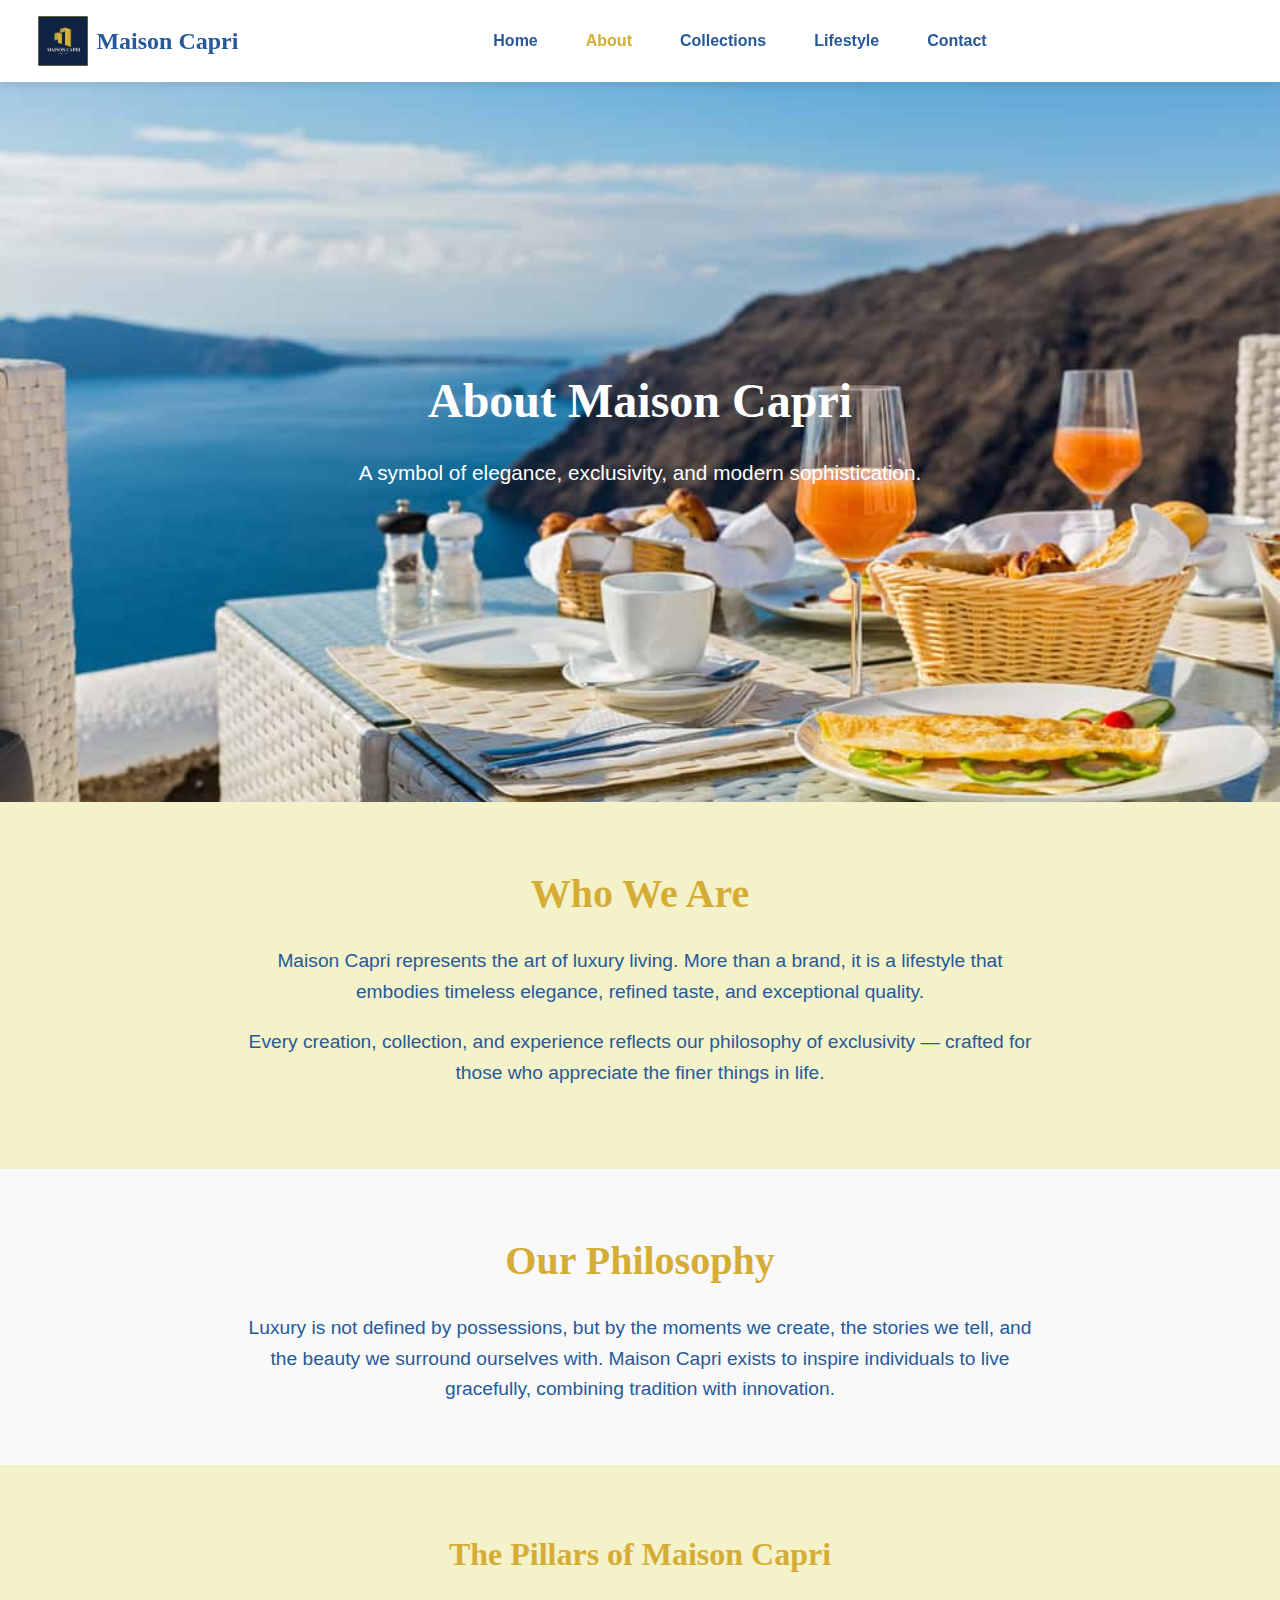
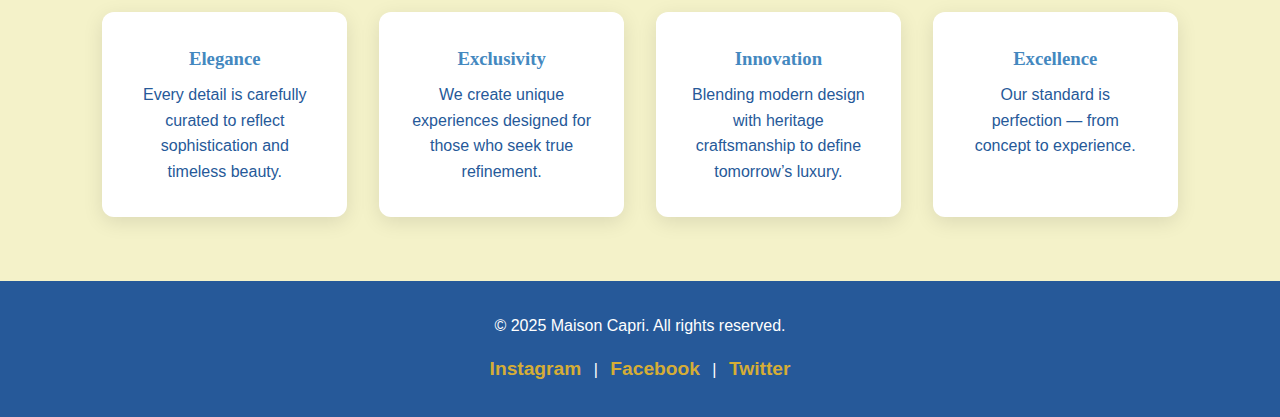
<file: about.html>
<!DOCTYPE html>
<html lang="en">
<head>
  <meta charset="UTF-8">
  <meta name="viewport" content="width=device-width, initial-scale=1.0">
  <title>About – Maison Capri</title>
  <link rel="stylesheet" href="css/style.css">
  <link rel="icon" href="images/favicon.png" type="image/png">
</head>
<body>
  <!-- Header -->
  <header>
  <div class="logo">
    <img src="images/logo.png" alt="Maison Capri Logo">
    <h1>Maison Capri</h1>
  </div>

  <nav id="nav-menu">
    <ul>
      <li><a href="index.html">Home</a></li>
      <li><a href="about.html" class="active">About</a></li>
      <li><a href="collections.html">Collections</a></li>
      <li><a href="lifestyle.html">Lifestyle</a></li>
      <li><a href="contact.html">Contact</a></li>
    </ul>
  </nav>

  <!-- Hamburger Icon -->
  <div class="hamburger" id="hamburger">
    <span></span>
    <span></span>
    <span></span>
  </div>
</header>

  <!-- About Hero -->
  <section class="hero about-hero">
    <div class="hero-text">
      <h2>About Maison Capri</h2>
      <p>A symbol of elegance, exclusivity, and modern sophistication.</p>
    </div>
  </section>

  <!-- Brand Identity -->
  <section class="about-identity">
    <h2>Who We Are</h2>
    <p>
      Maison Capri represents the art of luxury living. More than a brand, it is a lifestyle 
      that embodies timeless elegance, refined taste, and exceptional quality. 
    </p>
    <p>
      Every creation, collection, and experience reflects our philosophy of exclusivity — 
      crafted for those who appreciate the finer things in life.
    </p>
  </section>

  <!-- Philosophy -->
  <section class="about-philosophy">
    <h2>Our Philosophy</h2>
    <p>
      Luxury is not defined by possessions, but by the moments we create, the stories we tell, 
      and the beauty we surround ourselves with. Maison Capri exists to inspire individuals 
      to live gracefully, combining tradition with innovation.
    </p>
  </section>

  <!-- Pillars -->
  <section class="about-pillars">
    <h2>The Pillars of Maison Capri</h2>
    <div class="pillars">
      <article>
        <h3>Elegance</h3>
        <p>Every detail is carefully curated to reflect sophistication and timeless beauty.</p>
      </article>
      <article>
        <h3>Exclusivity</h3>
        <p>We create unique experiences designed for those who seek true refinement.</p>
      </article>
      <article>
        <h3>Innovation</h3>
        <p>Blending modern design with heritage craftsmanship to define tomorrow’s luxury.</p>
      </article>
      <article>
        <h3>Excellence</h3>
        <p>Our standard is perfection — from concept to experience.</p>
      </article>
    </div>
  </section>

  <!-- Footer -->
  <footer>
    <p>&copy; 2025 Maison Capri. All rights reserved.</p>
    <div class="socials">
  <a href="https://www.instagram.com/maisoncap2025/" target="_blank">Instagram</a> |
  <a href="https://www.facebook.com/profile.php?id=61553561759269" target="_blank">Facebook</a> |
  <a href="https://x.com/CapriMaison2025" target="_blank">Twitter</a>
</div>
  </footer>
</body>
</html>
<script>
  const hamburger = document.getElementById('hamburger');
  const navMenu = document.getElementById('nav-menu');

  hamburger.addEventListener('click', () => {
    hamburger.classList.toggle('active');
    navMenu.classList.toggle('active');
  });
</script>

</body>
</html>
</file>
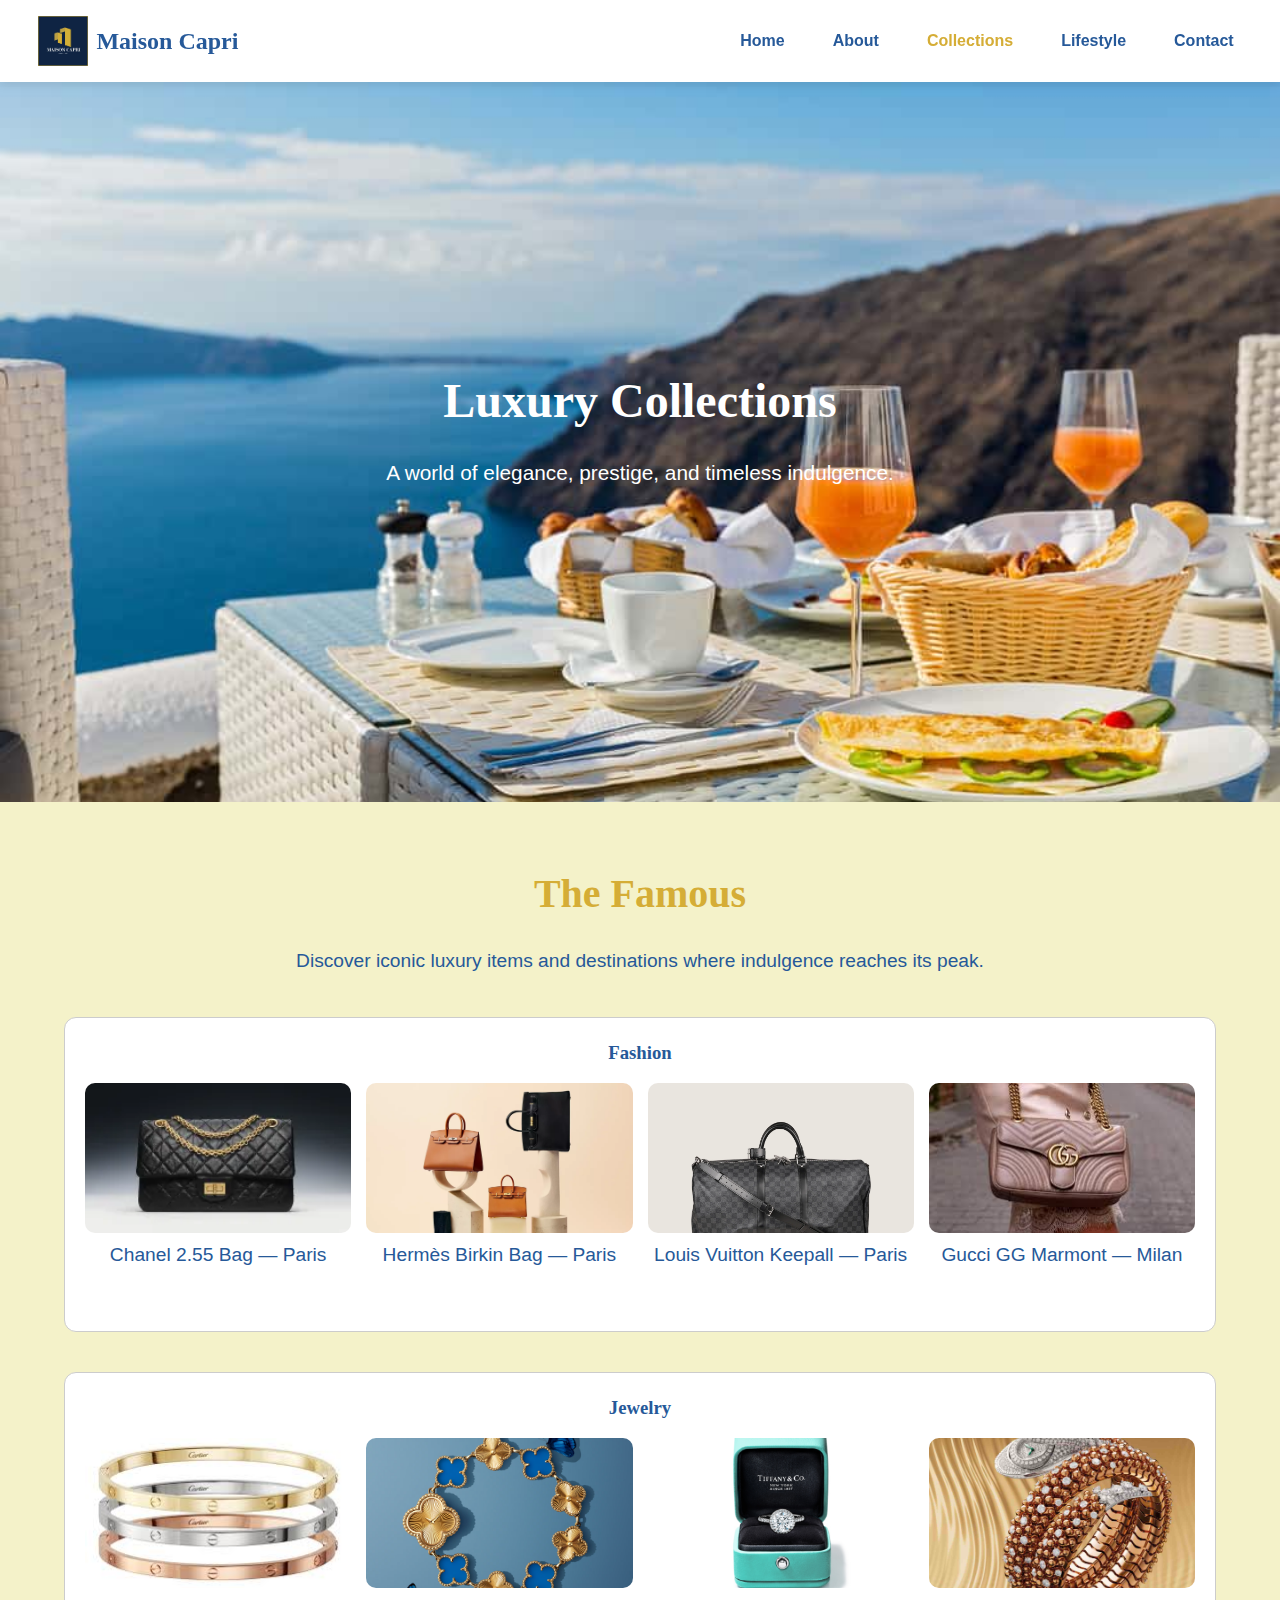
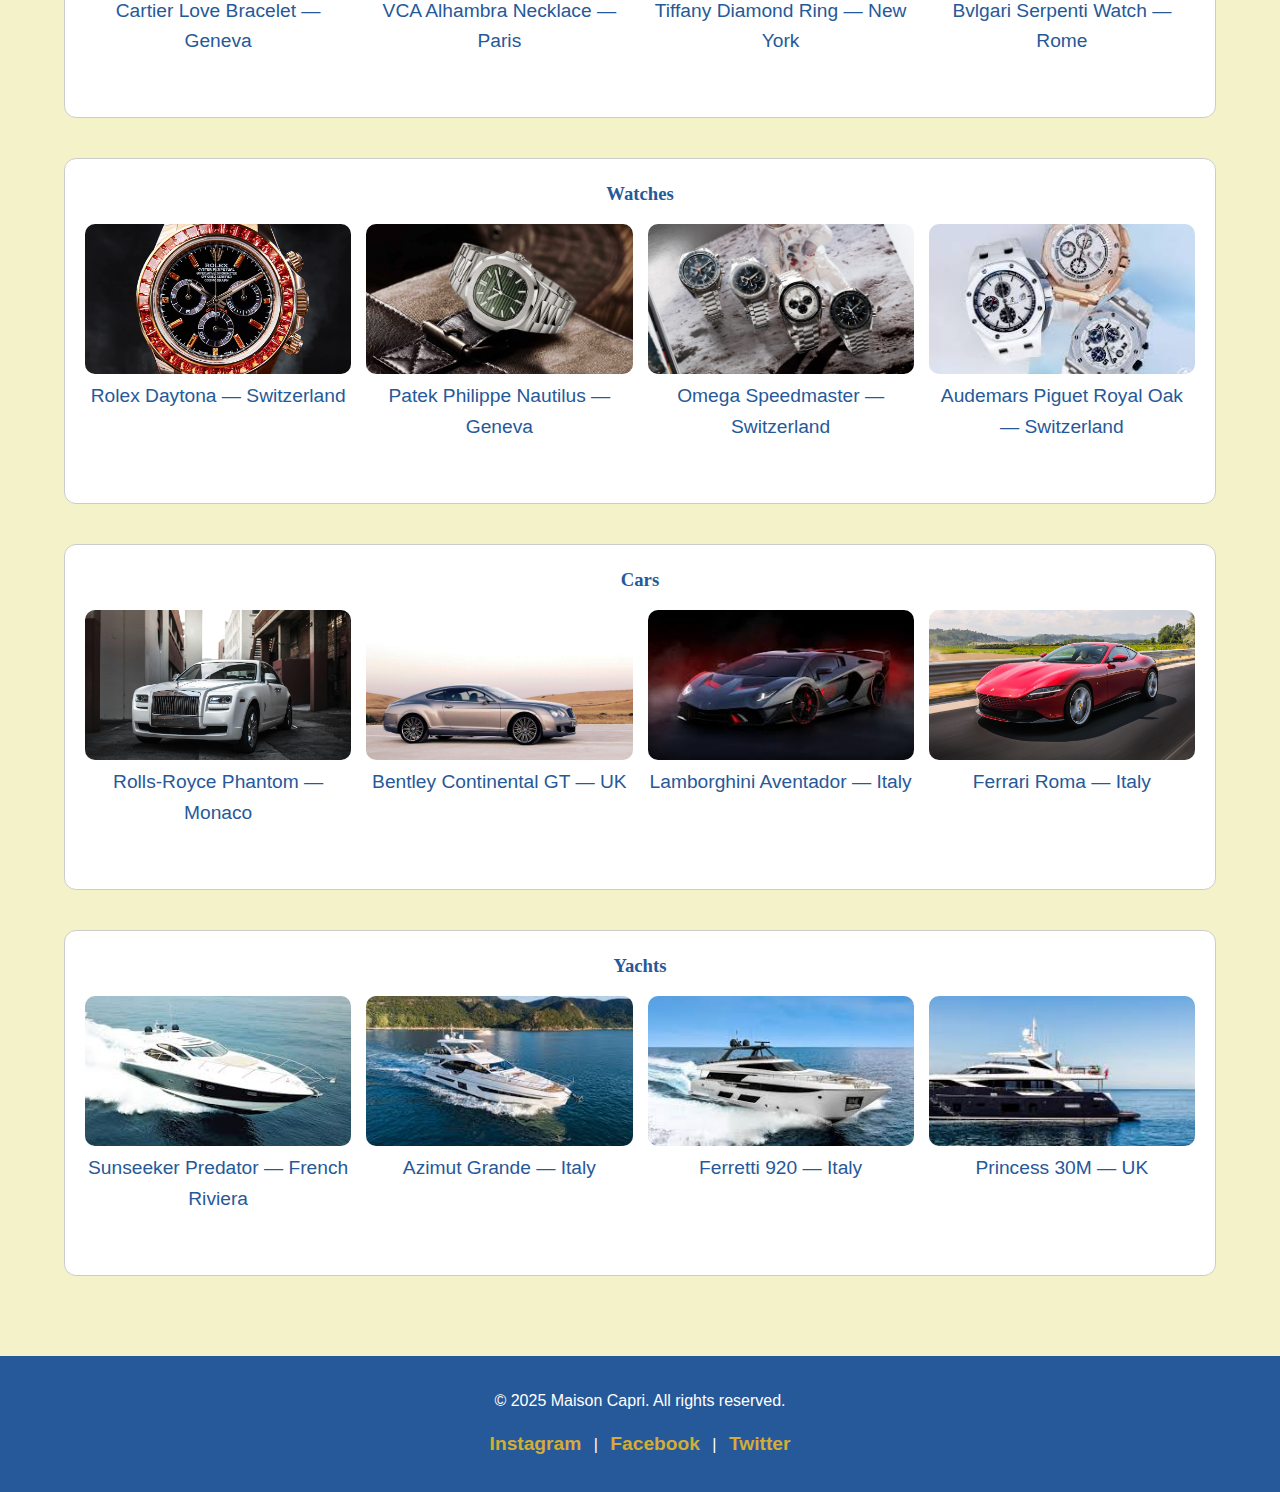
<file: collections.html>
<!DOCTYPE html>
<html lang="en">
<head>
  <meta charset="UTF-8">
  <meta name="viewport" content="width=device-width, initial-scale=1.0">
  <title>Collections – Maison Capri</title>
  <link rel="stylesheet" href="css/style.css">
  <link rel="icon" href="images/favicon.png" type="image/png">
</head>
<body>
  <!-- Header -->
  <header>
    <div class="logo">
      <img src="images/logo.png" alt="Maison Capri Logo">
      <h1>Maison Capri</h1>
    </div>
    <nav>
      <ul>
        <li><a href="index.html">Home</a></li>
        <li><a href="about.html">About</a></li>
        <li><a href="collections.html" class="active">Collections</a></li>
        <li><a href="lifestyle.html">Lifestyle</a></li>
        <li><a href="contact.html">Contact</a></li>
      </ul>
    </nav>
  </header>

  <!-- Hero Section -->
  <section class="hero collections-hero">
    <div class="hero-text">
      <h2>Luxury Collections</h2>
      <p>A world of elegance, prestige, and timeless indulgence.</p>
    </div>
  </section>

  <!-- Luxury Collections Grid -->
  <section class="famous-lifestyle">
    <h2>The Famous</h2>
    <p>Discover iconic luxury items and destinations where indulgence reaches its peak.</p>

    <!-- Categories -->
    <div class="category-grid">
      
      <!-- Fashion -->
<div class="category-card">
  <h3>Fashion</h3>
  <div class="item-grid">
    <div class="item-card">
      <img src="images/chanel-bag.jpg" alt="Chanel 2.55 Bag">
      <p><a href="https://www.chanel.com/us/fashion/handbags/2-55/" target="_blank">Chanel 2.55 Bag — Paris</a></p>
    </div>
    <div class="item-card">
      <img src="images/hermes-birkin.jpg" alt="Hermès Birkin Bag">
      <p><a href="https://www.hermes.com/us/en/content/106191-birkin/" target="_blank">Hermès Birkin Bag — Paris</a></p>
    </div>
    <div class="item-card">
      <img src="images/lv-keepall.jpg" alt="Louis Vuitton Keepall">
      <p><a href="https://eu.louisvuitton.com/eng-e1/men/bags/lv-icons/keepall/_/N-t1yki7zq-akxosibp" target="_blank">Louis Vuitton Keepall — Paris</a></p>
    </div>
    <div class="item-card">
      <img src="images/gucci-marmont.jpg" alt="Gucci GG Marmont">
      <p><a href="https://www.gucci.com/int/en/st/capsule/gg-marmont-collection?utm_medium=geolocation&utm_source=gucci-us&utm_campaign=overlay" target="_blank">Gucci GG Marmont — Milan</a></p>
    </div>
  </div>
</div>

<!-- Jewelry -->
<div class="category-card">
  <h3>Jewelry</h3>
  <div class="item-grid">
    <div class="item-card">
      <img src="images/cartier-love.jpg" alt="Cartier Love Bracelet">
      <p><a href="https://www.cartier.com/en-us/collections/jewelry/collections/love.html" target="_blank">Cartier Love Bracelet — Geneva</a></p>
    </div>
    <div class="item-card">
      <img src="images/vca-alhambra.jpg" alt="Van Cleef & Arpels Alhambra Necklace">
      <p><a href="https://www.vancleefarpels.com/us/en/collections/jewelry/alhambra.html" target="_blank">VCA Alhambra Necklace — Paris</a></p>
    </div>
    <div class="item-card">
      <img src="images/tiffany-ring.jpg" alt="Tiffany Diamond Ring">
      <p><a href="https://www.tiffany.com/engagement/rings/" target="_blank">Tiffany Diamond Ring — New York</a></p>
    </div>
    <div class="item-card">
      <img src="images/bvlgari-serpenti.jpg" alt="Bvlgari Serpenti Watch">
      <p><a href="https://www.bulgari.com/en-us/collections/serpenti.html" target="_blank">Bvlgari Serpenti Watch — Rome</a></p>
    </div>
  </div>
</div>

<!-- Watches -->
<div class="category-card">
  <h3>Watches</h3>
  <div class="item-grid">
    <div class="item-card">
      <img src="images/rolex-daytona.jpg" alt="Rolex Daytona">
      <p><a href="https://www.rolex.com/watches/cosmograph-daytona.html" target="_blank">Rolex Daytona — Switzerland</a></p>
    </div>
    <div class="item-card">
      <img src="images/patek-nautilus.jpg" alt="Patek Philippe Nautilus">
      <p><a href="https://www.patek.com/en/collection/nautilus" target="_blank">Patek Philippe Nautilus — Geneva</a></p>
    </div>
    <div class="item-card">
      <img src="images/omega-speedmaster.jpg" alt="Omega Speedmaster">
      <p><a href="https://www.omegawatches.com/en-ph/watch-omega-speedmaster" target="_blank">Omega Speedmaster — Switzerland</a></p>
    </div>
    <div class="item-card">
      <img src="images/audemars-royal-oak.jpg" alt="Audemars Piguet Royal Oak">
      <p><a href="https://www.audemarspiguet.com/com/en/watch-collection/royal-oak.html" target="_blank">Audemars Piguet Royal Oak — Switzerland</a></p>
    </div>
  </div>
</div>

<!-- Cars -->
<div class="category-card">
  <h3>Cars</h3>
  <div class="item-grid">
    <div class="item-card">
      <img src="images/rolls-phantom.jpg" alt="Rolls-Royce Phantom">
      <p><a href="https://www.rolls-roycemotorcars.com/en_GB/showroom/phantom.html" target="_blank">Rolls-Royce Phantom — Monaco</a></p>
    </div>
    <div class="item-card">
      <img src="images/bentley-continental.jpg" alt="Bentley Continental GT">
      <p><a href="https://www.bentleymotors.com/en/models/continental-gt.html" target="_blank">Bentley Continental GT — UK</a></p>
    </div>
    <div class="item-card">
      <img src="images/lamborghini-aventador.jpg" alt="Lamborghini Aventador">
      <p><a href="https://www.lamborghini.com/en-en/models/aventador" target="_blank">Lamborghini Aventador — Italy</a></p>
    </div>
    <div class="item-card">
      <img src="images/ferrari-roma.jpg" alt="Ferrari Roma">
      <p><a href="https://www.ferrari.com/en-EN/auto/ferrari-roma" target="_blank">Ferrari Roma — Italy</a></p>
    </div>
  </div>
</div>

<!-- Yachts -->
<div class="category-card">
  <h3>Yachts</h3>
  <div class="item-grid">
    <div class="item-card">
      <img src="images/sunseeker-predator.jpg" alt="Sunseeker Predator">
      <p><a href="https://www.sunseeker.com/en-GB/yacht/predator-65" target="_blank">Sunseeker Predator — French Riviera</a></p>
    </div>
    <div class="item-card">
      <img src="images/azimut-grande.jpg" alt="Azimut Grande">
      <p><a href="https://www.azimutyachts.com/azimut-grande" target="_blank">Azimut Grande — Italy</a></p>
    </div>
    <div class="item-card">
      <img src="images/ferretti-920.jpg" alt="Ferretti 920">
      <p><a href="https://www.ferretti-yachts.com/en-us/yacht/ferretti-yachts-920" target="_blank">Ferretti 920 — Italy</a></p>
    </div>
    <div class="item-card">
      <img src="images/princess-30m.jpg" alt="Princess 30M">
      <p><a href="https://www.princessyachts.com/our-craft/m-class/princess-30m/" target="_blank">Princess 30M — UK</a></p>
    </div>
  </div>
</div>


    </div> <!-- end category-grid -->
  </section>

  <!-- Footer -->
  <footer>
    <p>&copy; 2025 Maison Capri. All rights reserved.</p>
    <div class="socials">
  <a href="https://www.instagram.com/maisoncap2025/" target="_blank">Instagram</a> |
  <a href="https://www.facebook.com/profile.php?id=61553561759269" target="_blank">Facebook</a> |
  <a href="https://x.com/CapriMaison2025" target="_blank">Twitter</a>
</div>
  </footer>
</body>
</html>
</file>
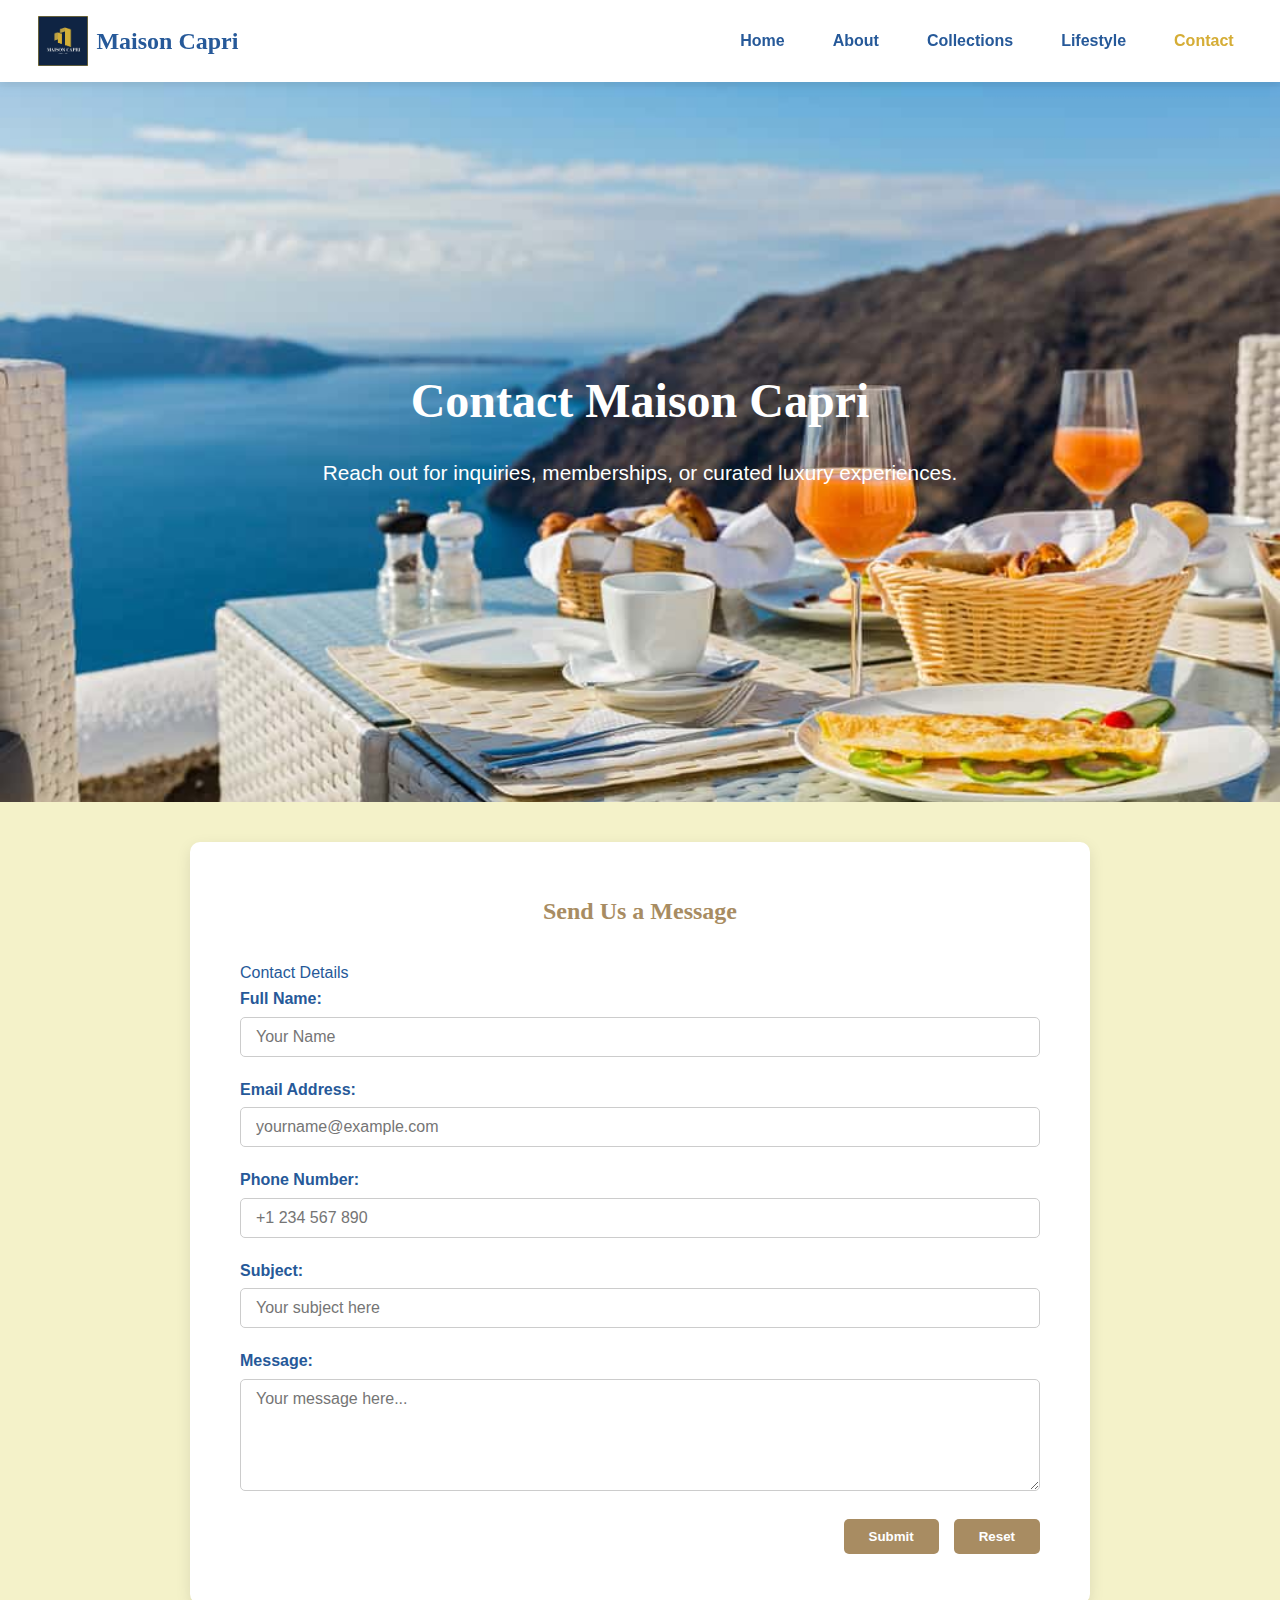
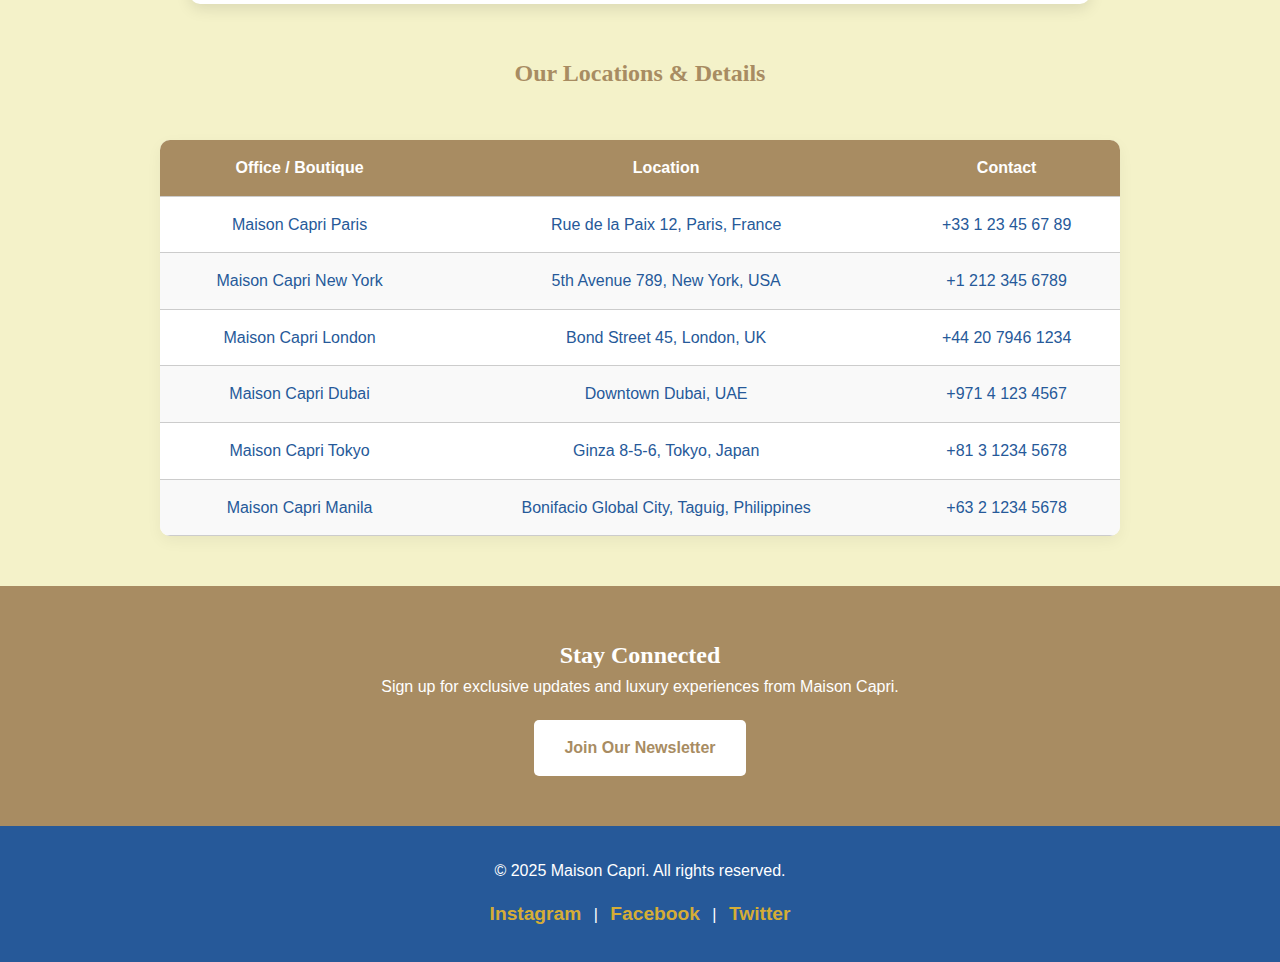
<file: contact.html>
<!DOCTYPE html>
<html lang="en">
<head>
  <meta charset="UTF-8">
  <meta name="viewport" content="width=device-width, initial-scale=1.0">
  <title>Contact – Maison Capri</title>
  <link rel="stylesheet" href="css/style.css">
  <link rel="icon" href="images/favicon.png" type="image/png">
</head>
<body>
  <!-- Header -->
  <header>
    <div class="logo">
      <img src="images/logo.png" alt="Maison Capri Logo">
      <h1>Maison Capri</h1>
    </div>
    <nav>
      <ul>
        <li><a href="index.html">Home</a></li>
        <li><a href="about.html">About</a></li>
        <li><a href="collections.html">Collections</a></li>
        <li><a href="lifestyle.html">Lifestyle</a></li>
        <li><a href="contact.html" class="active">Contact</a></li>
      </ul>
    </nav>
  </header>

  <!-- Hero Section -->
  <section class="hero contact-hero">
    <div class="hero-text">
      <h2>Contact Maison Capri</h2>
      <p>Reach out for inquiries, memberships, or curated luxury experiences.</p>
    </div>
  </section>

  <!-- Contact Form Section -->
  <section class="contact-form">
    <h2>Send Us a Message</h2>
    <form action="#" method="post">
      <fieldset>
        <legend>Contact Details</legend>

        <label for="fullname">Full Name:</label>
        <input type="text" id="fullname" name="fullname" placeholder="Your Name" required>

        <label for="email">Email Address:</label>
        <input type="email" id="email" name="email" placeholder="yourname@example.com" required>

        <label for="phone">Phone Number:</label>
        <input type="tel" id="phone" name="phone" placeholder="+1 234 567 890">

        <label for="subject">Subject:</label>
        <input type="text" id="subject" name="subject" placeholder="Your subject here" required>

        <label for="message">Message:</label>
        <textarea id="message" name="message" rows="5" placeholder="Your message here..." required></textarea>

        <div class="form-buttons">
          <button type="submit">Submit</button>
          <button type="reset">Reset</button>
        </div>
      </fieldset>
    </form>
  </section>

 <!-- Luxury Contact Info -->
<section class="contact-info">
  <h2>Our Locations & Details</h2>
  <table class="luxury-table">
    <thead>
      <tr>
        <th>Office / Boutique</th>
        <th>Location</th>
        <th>Contact</th>
      </tr>
    </thead>
    <tbody>
      <tr>
        <td>Maison Capri Paris</td>
        <td>Rue de la Paix 12, Paris, France</td>
        <td>+33 1 23 45 67 89</td>
      </tr>
      <tr>
        <td>Maison Capri New York</td>
        <td>5th Avenue 789, New York, USA</td>
        <td>+1 212 345 6789</td>
      </tr>
      <tr>
        <td>Maison Capri London</td>
        <td>Bond Street 45, London, UK</td>
        <td>+44 20 7946 1234</td>
      </tr>
      <tr>
        <td>Maison Capri Dubai</td>
        <td>Downtown Dubai, UAE</td>
        <td>+971 4 123 4567</td>
      </tr>
      <tr>
        <td>Maison Capri Tokyo</td>
        <td>Ginza 8-5-6, Tokyo, Japan</td>
        <td>+81 3 1234 5678</td>
      </tr>
      <tr>
        <td>Maison Capri Manila</td>
        <td>Bonifacio Global City, Taguig, Philippines</td>
        <td>+63 2 1234 5678</td>
      </tr>
    </tbody>
  </table>
</section>


  <!-- Call to Action -->
  <section class="luxury-cta">
    <h2>Stay Connected</h2>
    <p>Sign up for exclusive updates and luxury experiences from Maison Capri.</p>
    <a href="index.html" class="btn-primary">Join Our Newsletter</a>
  </section>

  <!-- Footer -->
  <footer>
    <p>&copy; 2025 Maison Capri. All rights reserved.</p>
    <div class="socials">
      <a href="#">Instagram</a> |
      <a href="#">Facebook</a> |
      <a href="#">Twitter</a>
    </div>
  </footer>
</body>
</html>
</file>
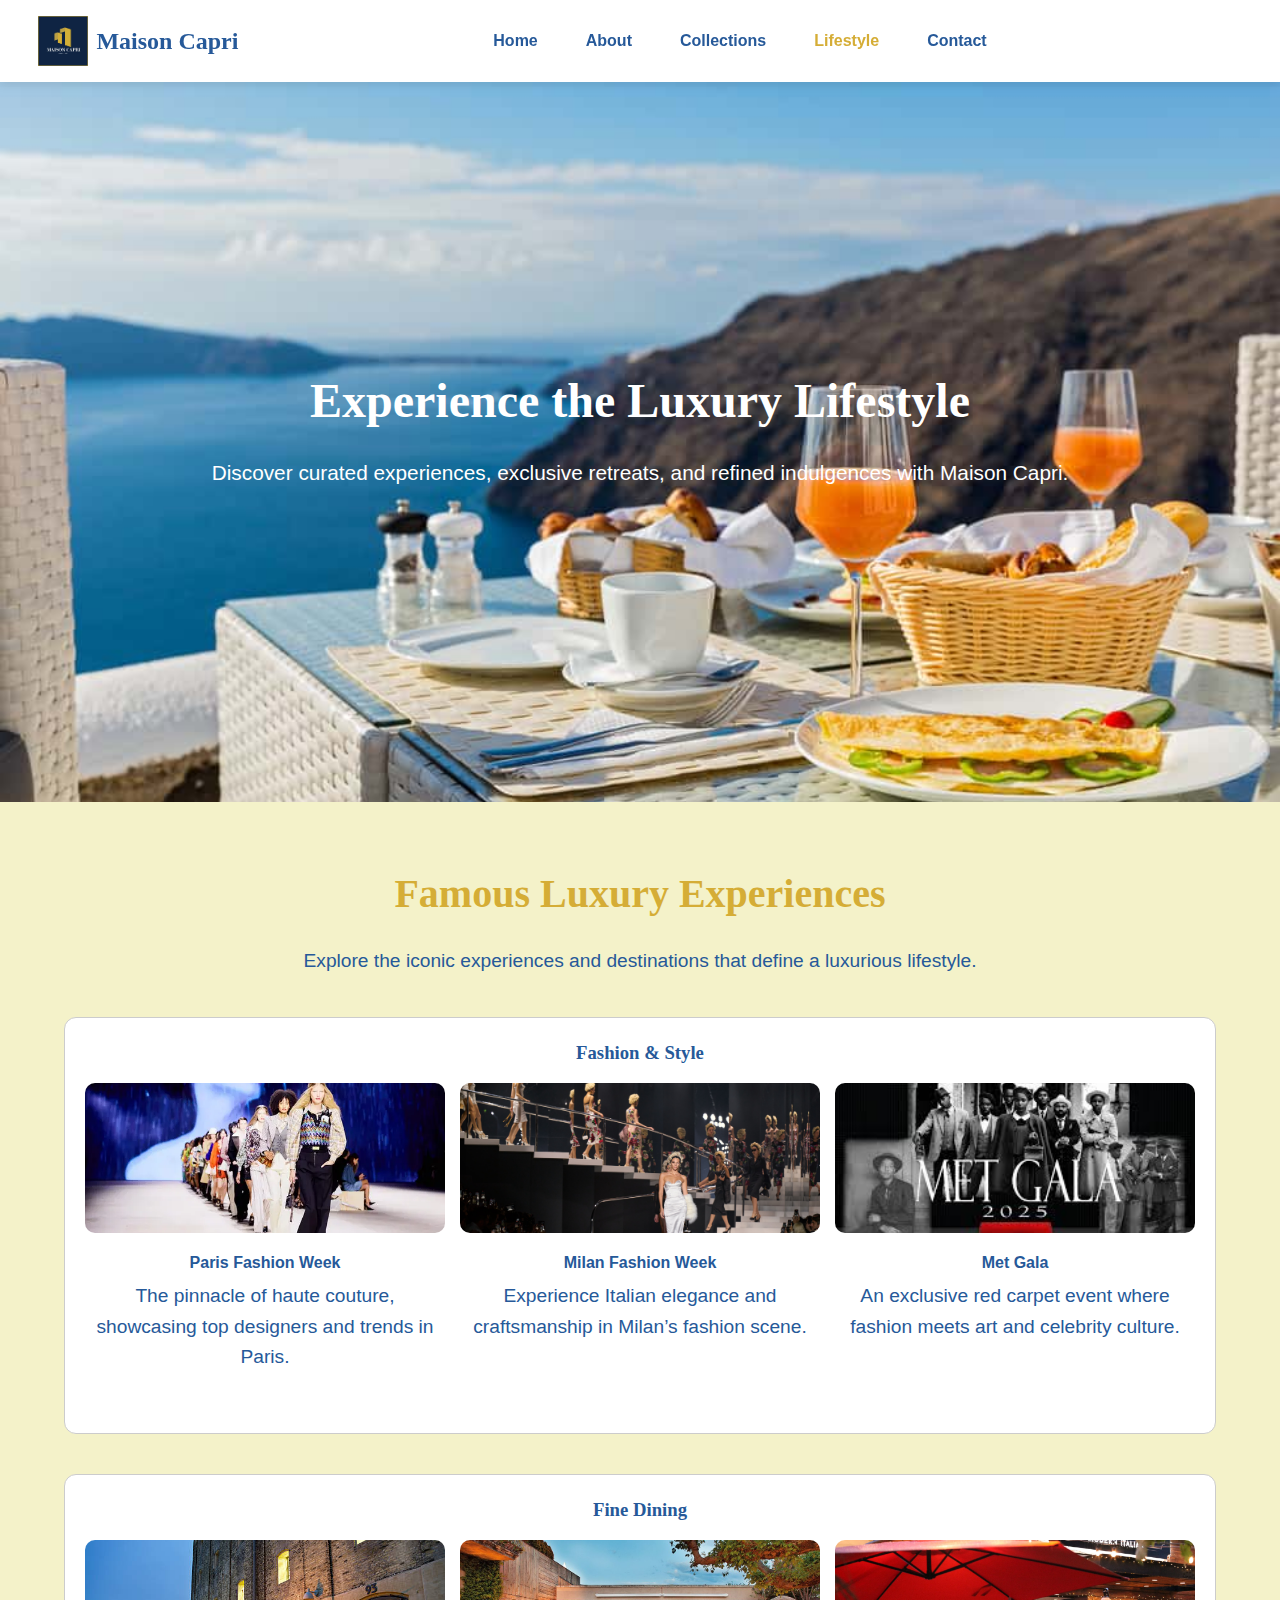
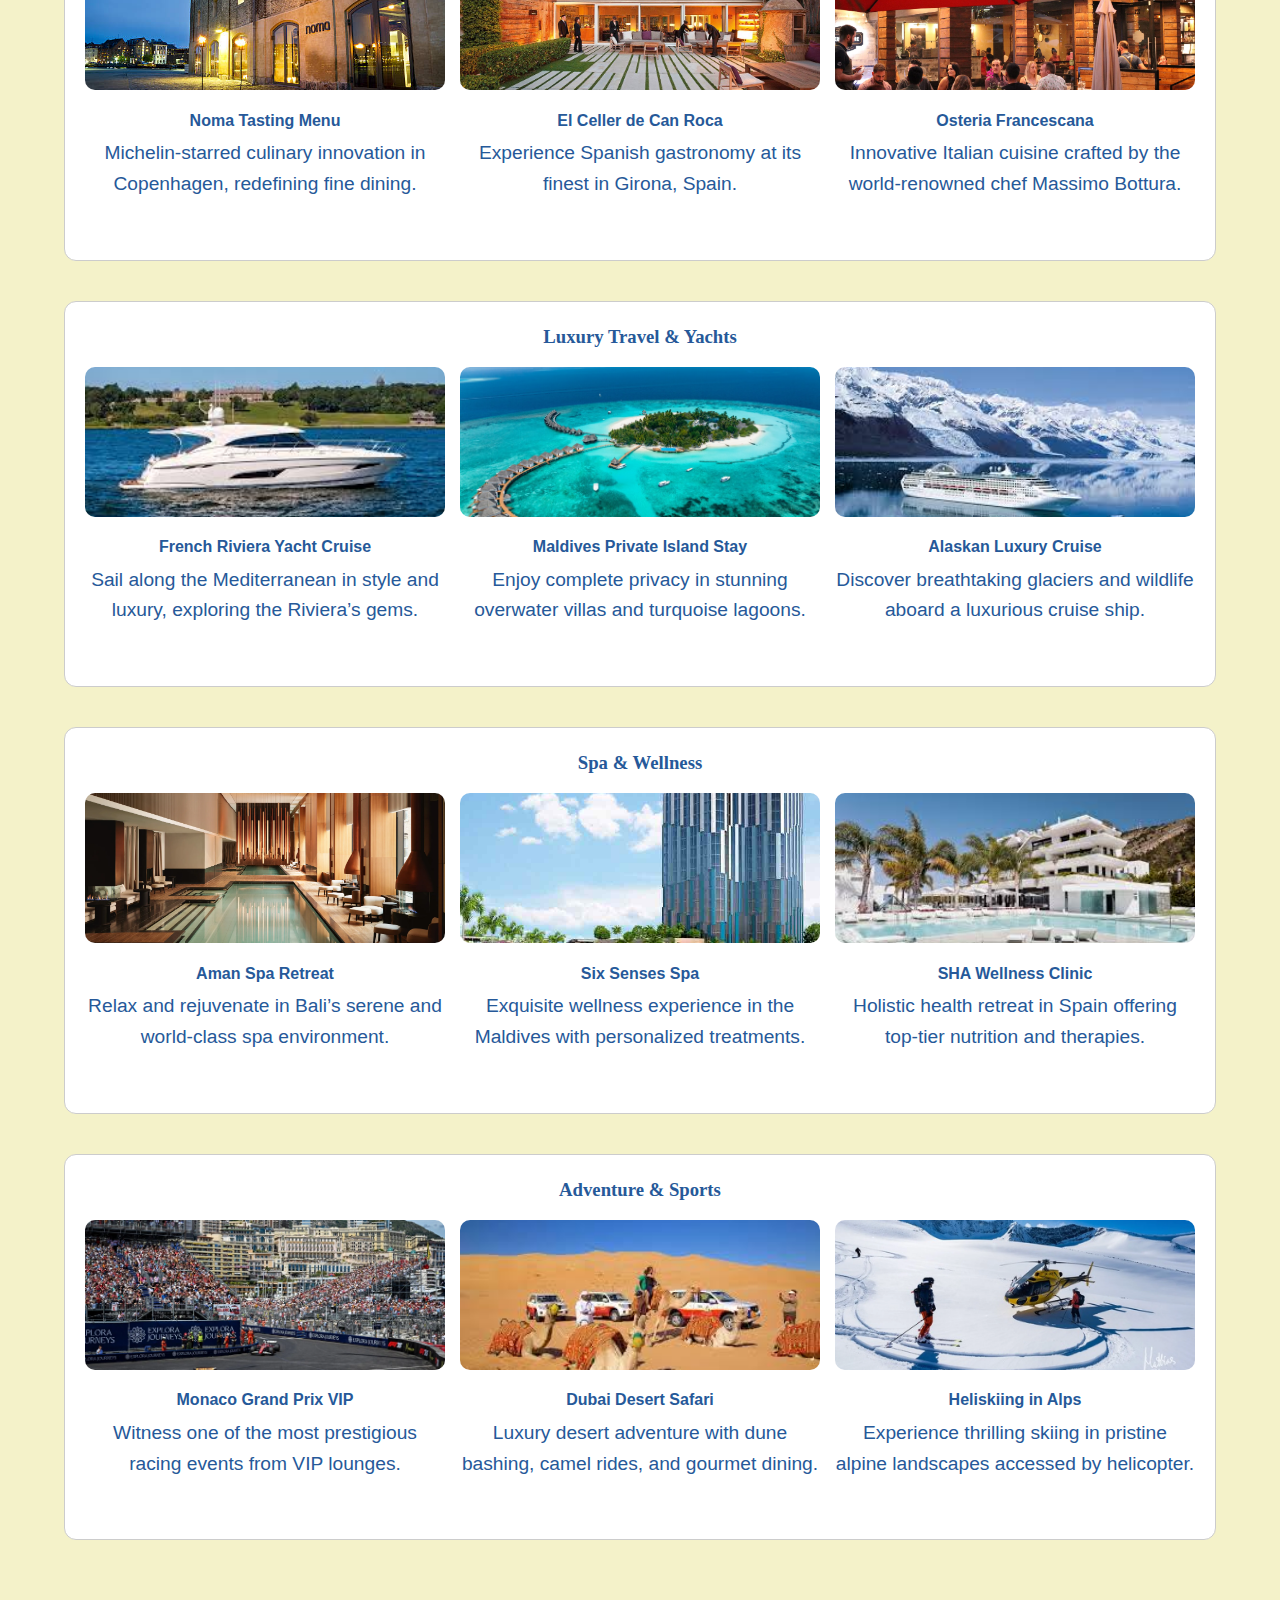
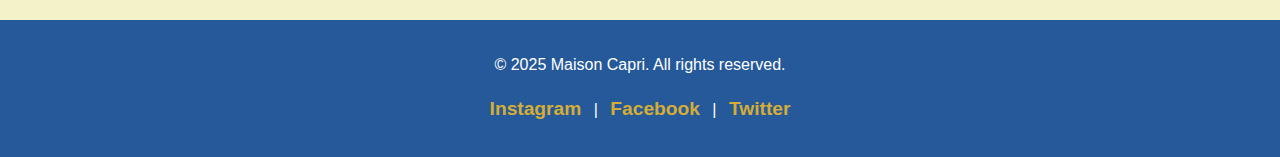
<file: lifestyle.html>
<!DOCTYPE html>
<html lang="en">
<head>
  <meta charset="UTF-8">
  <meta name="viewport" content="width=device-width, initial-scale=1.0">
  <title>Lifestyle – Maison Capri</title>
  <link rel="stylesheet" href="css/style.css">
  <link rel="icon" href="images/favicon.png" type="image/png">
</head>
<body>
  <!-- Header -->
<header>
  <div class="logo">
    <img src="images/logo.png" alt="Maison Capri Logo">
    <h1>Maison Capri</h1>
  </div>

  <nav id="nav-menu">
    <ul>
      <li><a href="index.html">Home</a></li>
      <li><a href="about.html">About</a></li>
      <li><a href="collections.html">Collections</a></li>
      <li><a href="lifestyle.html" class="active">Lifestyle</a></li>
      <li><a href="contact.html">Contact</a></li>
    </ul>
  </nav>

  <!-- Hamburger Icon -->
  <div class="hamburger" id="hamburger">
    <span></span>
    <span></span>
    <span></span>
  </div>
</header>


  <!-- Hero Section -->
  <section class="hero lifestyle-hero">
    <div class="hero-text">
      <h2>Experience the Luxury Lifestyle</h2>
      <p>Discover curated experiences, exclusive retreats, and refined indulgences with Maison Capri.</p>
    </div>
  </section>

  <!-- Luxury Experiences Grid -->
  <section class="famous-lifestyle">
    <h2>Famous Luxury Experiences</h2>
    <p>Explore the iconic experiences and destinations that define a luxurious lifestyle.</p>

    <div class="category-grid">
<!-- Fashion & Style -->
<div class="category-card">
  <h3>Fashion & Style</h3>
  <div class="item-grid">
    <div class="item-card">
      <img src="images/paris-fashion.jpg" alt="Paris Fashion Week">
      <h4><a href="https://fhcm.paris/en/paris-fashion-week/" target="_blank">Paris Fashion Week</a></h4>
      <p>The pinnacle of haute couture, showcasing top designers and trends in Paris.</p>
    </div>
    <div class="item-card">
      <img src="images/milan-fashion.jpg" alt="Milan Fashion Week">
      <h4><a href="https://cameramoda.it/en/milano-fashion-week/" target="_blank">Milan Fashion Week</a></h4>
      <p>Experience Italian elegance and craftsmanship in Milan’s fashion scene.</p>
    </div>
    <div class="item-card">
      <img src="images/met-gala.jpg" alt="Met Gala">
      <h4><a href="https://www.metmuseum.org/metgala" target="_blank">Met Gala</a></h4>
      <p>An exclusive red carpet event where fashion meets art and celebrity culture.</p>
    </div>
  </div>
</div>

<!-- Fine Dining -->
<div class="category-card">
  <h3>Fine Dining</h3>
  <div class="item-grid">
    <div class="item-card">
      <img src="images/noma.jpg" alt="Noma Tasting Menu">
      <h4><a href="https://noma.dk/" target="_blank">Noma Tasting Menu</a></h4>
      <p>Michelin-starred culinary innovation in Copenhagen, redefining fine dining.</p>
    </div>
    <div class="item-card">
      <img src="images/can-roca.jpg" alt="El Celler de Can Roca">
      <h4><a href="https://cellercanroca.com/" target="_blank">El Celler de Can Roca</a></h4>
      <p>Experience Spanish gastronomy at its finest in Girona, Spain.</p>
    </div>
    <div class="item-card">
      <img src="images/osteria.jpg" alt="Osteria Francescana">
      <h4><a href="https://osteriafrancescana.it/" target="_blank">Osteria Francescana</a></h4>
      <p>Innovative Italian cuisine crafted by the world-renowned chef Massimo Bottura.</p>
    </div>
  </div>
</div>

<!-- Luxury Travel & Yachts -->
<div class="category-card">
  <h3>Luxury Travel & Yachts</h3>
  <div class="item-grid">
    <div class="item-card">
      <img src="images/yacht-riviera.jpg" alt="French Riviera Yacht Cruise">
      <h4><a href="https://www.yachtcharterfleet.com/luxury-charter-yacht-destinations/french-riviera-yacht-charter-106.htm" target="_blank">French Riviera Yacht Cruise</a></h4>
      <p>Sail along the Mediterranean in style and luxury, exploring the Riviera’s gems.</p>
    </div>
    <div class="item-card">
      <img src="images/maldives.jpg" alt="Maldives Private Island Stay">
      <h4><a href="https://www.mrandmrssmith.com/luxury-hotels/maldives" target="_blank">Maldives Private Island Stay</a></h4>
      <p>Enjoy complete privacy in stunning overwater villas and turquoise lagoons.</p>
    </div>
    <div class="item-card">
      <img src="images/alaska-cruise.jpg" alt="Alaskan Luxury Cruise">
      <h4><a href="https://www.silversea.com/destinations/alaska-cruise.html" target="_blank">Alaskan Luxury Cruise</a></h4>
      <p>Discover breathtaking glaciers and wildlife aboard a luxurious cruise ship.</p>
    </div>
  </div>
</div>

<!-- Spa & Wellness -->
<div class="category-card">
  <h3>Spa & Wellness</h3>
  <div class="item-grid">
    <div class="item-card">
      <img src="images/aman-spa.jpg" alt="Aman Spa Retreat">
      <h4><a href="https://www.aman.com/wellness" target="_blank">Aman Spa Retreat</a></h4>
      <p>Relax and rejuvenate in Bali’s serene and world-class spa environment.</p>
    </div>
    <div class="item-card">
      <img src="images/six-senses.jpg" alt="Six Senses Spa">
      <h4><a href="https://www.sixsenses.com/en/wellness" target="_blank">Six Senses Spa</a></h4>
      <p>Exquisite wellness experience in the Maldives with personalized treatments.</p>
    </div>
    <div class="item-card">
      <img src="images/sha-wellness.jpg" alt="SHA Wellness Clinic">
      <h4><a href="https://shawellness.com/en/" target="_blank">SHA Wellness Clinic</a></h4>
      <p>Holistic health retreat in Spain offering top-tier nutrition and therapies.</p>
    </div>
  </div>
</div>

<!-- Adventure & Sports -->
<div class="category-card">
  <h3>Adventure & Sports</h3>
  <div class="item-grid">
    <div class="item-card">
      <img src="images/monaco-grand-prix.jpg" alt="Monaco Grand Prix VIP Access">
      <h4><a href="https://www.formula1monaco.com/" target="_blank">Monaco Grand Prix VIP</a></h4>
      <p>Witness one of the most prestigious racing events from VIP lounges.</p>
    </div>
    <div class="item-card">
      <img src="images/desert-safari.jpg" alt="Dubai Desert Safari">
      <h4><a href="https://www.platinum-heritage.com/" target="_blank">Dubai Desert Safari</a></h4>
      <p>Luxury desert adventure with dune bashing, camel rides, and gourmet dining.</p>
    </div>
    <div class="item-card">
      <img src="images/heliski.jpg" alt="Heliskiing in Alps">
      <h4><a href="https://www.purepowder.com/heliskiing/europe/" target="_blank">Heliskiing in Alps</a></h4>
      <p>Experience thrilling skiing in pristine alpine landscapes accessed by helicopter.</p>
    </div>
  </div>
</div>


    </div> <!-- end category-grid -->
  </section>

  <!-- Footer -->
  <footer>
    <p>&copy; 2025 Maison Capri. All rights reserved.</p>
    <div class="socials">
      <a href="#">Instagram</a> |
      <a href="#">Facebook</a> |
      <a href="#">Twitter</a>
    </div>
  </footer>
</body>
</html>
<!-- HAMBURGER MENU SCRIPT -->
<script>
  const hamburger = document.getElementById('hamburger');
  const navMenu = document.getElementById('nav-menu');

  hamburger.addEventListener('click', () => {
    hamburger.classList.toggle('active');
    navMenu.classList.toggle('active');
  });
</script>

</body>
</html>
</file>
<file: css/style.css>
/* ===== Reset & Base Styles ===== */
* {
  margin: 0;
  padding: 0;
  box-sizing: border-box;
  font-family: 'Arial', sans-serif;
}

/* ===== Color Palette ===== */
:root {
  --american-gold: #D5AD36;
  --champagne: #F4F2C9;
  --cyan-blue-azure: #4488BF;
  --cyan-cobalt-blue: #265999;
  --white: #ffffff;
  --light-gray: #f9f9f9;
}

body {
  background-color: var(--champagne);
  color: var(--cyan-cobalt-blue);
  line-height: 1.6;
}

a {
  text-decoration: none;
  color: inherit;
}

ul {
  list-style: none;
}

/* ===== Header ===== */
header {
  display: flex;
  justify-content: space-between;
  align-items: center;
  padding: 1rem 3%;
  background-color: var(--white);
  box-shadow: 0 2px 10px rgba(0,0,0,0.1);
  position: sticky;
  top: 0;
  z-index: 1000;
}

header .logo {
  display: flex;
  align-items: center;
}

header .logo img {
  width: 50px;
  margin-right: 0.5rem;
}

header nav ul {
  display: flex;
  gap: 2rem;
}

header nav ul li a {
  font-weight: bold;
  color: var(--cyan-cobalt-blue);
  padding: 0.3rem 0.5rem;
  transition: 0.3s;
}

header nav ul li a:hover,
header nav ul li a.active {
  color: var(--american-gold);
}

/* ===== Hero Section ===== */
.hero {
  background-image: url('/images/hero-bg.jpg');
  background-size: cover;
  background-position: center;
  background-repeat: no-repeat;
  height: 80vh;
  display: flex;
  justify-content: center;
  align-items: center;
  text-align: center;
  color: var(--white);
  position: relative;
}


.hero h2 {
  font-size: 3rem;
  margin-bottom: 1rem;
}

.hero p {
  font-size: 1.3rem;
  margin-bottom: 2rem;
}

.btn-hero {
  padding: 1rem 2rem;
  background-color: var(--american-gold);
  color: var(--white);
  font-weight: bold;
  border-radius: 25px;
  transition: 0.3s;
}

.btn-hero:hover {
  background-color: #b8912d;
}


/* ===== About Section ===== */
.about {
  padding: 4rem 3%;
  text-align: center;
}

.about h2 {
  font-size: 2.5rem;
  color: var(--american-gold);
  margin-bottom: 1rem;
}

.about p {
  font-size: 1.1rem;
  max-width: 800px;
  margin: 0 auto 2rem auto;
}

.btn-about {
  padding: 0.8rem 2rem;
  background-color: var(--cyan-cobalt-blue);
  color: var(--white);
  border-radius: 25px;
  font-weight: bold;
  transition: 0.3s;
}

.btn-about:hover {
  background-color: var(--cyan-blue-azure);
}

/* ===== Video Element ===== */
iframe {
  display: block;
  max-width: 100%;
  margin: 2rem auto;
  border: 4px solid var(--american-gold);
  border-radius: 12px;
  box-shadow: 0 5px 20px rgba(0,0,0,0.2);
  background-color: #000;
}

/* ===== Collections Preview ===== */
.collections-preview {
  padding: 4rem 3%;
  text-align: center;
  background-color: var(--light-gray);
}

.collections-preview h2 {
  font-size: 2.5rem;
  color: var(--american-gold);
  margin-bottom: 2rem;
}

.collection-grid {
  display: grid;
  grid-template-columns: repeat(auto-fit, minmax(220px, 1fr));
  gap: 2rem;
  margin-bottom: 2rem;
}

.collection-card {
  background-color: var(--white);
  border-radius: 12px;
  overflow: hidden;
  box-shadow: 0 5px 20px rgba(0,0,0,0.1);
  transition: transform 0.3s;
}

.collection-card img {
  width: 100%;
  height: 150px;
  object-fit: cover;
}

.collection-card h3 {
  padding: 1rem;
  font-size: 1.2rem;
  color: var(--cyan-cobalt-blue);
}

.collection-card:hover {
  transform: translateY(-5px);
}

.btn-collections {
  padding: 0.8rem 2rem;
  background-color: var(--cyan-cobalt-blue);
  color: var(--white);
  border-radius: 25px;
  font-weight: bold;
}

.btn-collections:hover {
  background-color: var(--cyan-blue-azure);
}

/* ===== Luxury Membership Table ===== */
.luxury-table {
  padding: 2rem 3%;
  max-width: 1200px;
  margin: 3rem auto;
  background-color: var(--white);
  border-radius: 12px;
  box-shadow: 0 5px 20px rgba(0,0,0,0.1);
}

.luxury-table h2 {
  text-align: center;
  font-size: 2rem;
  color: var(--american-gold);
  margin-bottom: 1.5rem;
}

.luxury-table table {
  width: 100%;
  border-collapse: collapse;
}

.luxury-table th,
.luxury-table td {
  padding: 1rem;
  border-bottom: 1px solid #ccc;
  text-align: center;
}

.luxury-table th {
  background-color: var(--cyan-cobalt-blue);
  color: var(--white);
}

.luxury-table tbody tr:nth-child(even) {
  background-color: var(--light-gray);
}

@media (max-width: 768px) {
  .luxury-table table,
  .luxury-table thead,
  .luxury-table tbody,
  .luxury-table th,
  .luxury-table td,
  .luxury-table tr {
    display: block;
  }
  .luxury-table thead tr {
    display: none;
  }
  .luxury-table tbody tr {
    margin-bottom: 1rem;
    border: 1px solid #ccc;
    border-radius: 12px;
    padding: 1rem;
  }
  .luxury-table td {
    text-align: left;
    padding-left: 50%;
    position: relative;
  }
  .luxury-table td::before {
    position: absolute;
    top: 1rem;
    left: 1rem;
    width: 45%;
    white-space: nowrap;
    font-weight: bold;
    content: attr(data-label);
    color: var(--cyan-cobalt-blue);
  }
  .luxury-table td {
  padding: 0.75rem;
}
}

/* ===== Luxury Membership Form ===== */
.luxury-form {
  padding: 3rem 3%;
  max-width: 800px;
  margin: 3rem auto;
  background-color: var(--white);
  border-radius: 12px;
  box-shadow: 0 5px 20px rgba(0,0,0,0.1);
}

.luxury-form h2 {
  text-align: center;
  font-size: 2rem;
  color: var(--american-gold);
  margin-bottom: 1.5rem;
}

.luxury-form fieldset {
  border: 2px solid var(--american-gold);
  border-radius: 12px;
  padding: 2rem;
}

.luxury-form legend {
  font-size: 1.5rem;
  font-weight: bold;
  color: var(--cyan-cobalt-blue);
  padding: 0 0.5rem;
}

.luxury-form label {
  display: block;
  margin: 1rem 0 0.3rem;
  font-weight: 500;
}

.luxury-form input,
.luxury-form select,
.luxury-form textarea {
  width: 100%;
  padding: 0.7rem;
  border-radius: 8px;
  border: 1px solid #ccc;
  margin-bottom: 1rem;
  font-size: 1rem;
}

.luxury-form .form-buttons {
  display: flex;
  gap: 1rem;
  justify-content: center;
  margin-top: 1rem;
}

.luxury-form button {
  padding: 0.8rem 1.8rem;
  border: none;
  border-radius: 25px;
  background-color: var(--american-gold);
  color: var(--white);
  font-weight: bold;
  cursor: pointer;
  transition: 0.3s;
}

.luxury-form button:hover {
  background-color: #b8912d;
}

@media (max-width: 768px) {
  .luxury-form fieldset {
    padding: 1.5rem;
  }
  .luxury-form .form-buttons {
    flex-direction: column;
  }
  .luxury-form button {
    width: 100%;
  }
}

/* ===== Footer ===== */
footer {
  background-color: var(--cyan-cobalt-blue);
  color: var(--white);
  text-align: center;
  padding: 2rem 1rem;
}

footer .socials {
  margin-top: 1rem;
}

footer .socials a {
  color: var(--american-gold);
  margin: 0 0.5rem;
  transition: 0.3s;
}

footer .socials a:hover {
  color: var(--white);
}

/* ===== Category Grid ===== */
.category-grid {
  display: flex;
  flex-direction: column;
  gap: 40px;
  margin: 20px 0;
}

.category-card {
  border: 1px solid #ccc;
  border-radius: 12px;
  padding: 20px;
  background-color: var(--white);
}

.category-card h3 {
  margin-bottom: 15px;
  color: var(--cyan-cobalt-blue);
}

.item-grid {
  display: flex;
  flex-wrap: wrap;
  gap: 15px;
}

.item-card {
  flex: 1 1 calc(25% - 15px);
  text-align: center;
}

.item-card img {
  width: 100%;
  height: 150px;
  object-fit: cover;
  border-radius: 10px;
}

.item-card h4 {
  margin: 10px 0 5px;
  font-size: 1rem;
}

.item-card p {
  font-size: 0.9rem;
  color: #555;
}

/* Responsive */
@media (max-width: 1024px) {
  .item-card {
    flex: 1 1 calc(33.33% - 15px);
  }
}

@media (max-width: 768px) {
  .item-card {
    flex: 1 1 calc(50% - 15px);
  }
}

@media (max-width: 480px) {
  .item-card {
    flex: 1 1 100%;
  }
}
/* =========================
   Global Reset & Base Styles
   ========================= */
* {
  margin: 0;
  padding: 0;
  box-sizing: border-box;
  font-family: 'Arial', sans-serif;
}

body {
  background-color: #F4F2C9; /* Champagne */
  color: #265999; /* Cyan Cobalt Blue */
  line-height: 1.6;
}

h1, h2, h3 {
  font-family: 'Georgia', serif;
}

a {
  text-decoration: none;
  color: inherit;
}

ul {
  list-style: none;
}

/* =========================
   Header
   ========================= */
header {
  display: flex;
  justify-content: space-between;
  align-items: center;
  padding: 1rem 3%;
  background-color: #fff;
  box-shadow: 0 2px 10px rgba(0,0,0,0.1);
  position: sticky;
  top: 0;
  z-index: 1000;
}

header .logo {
  display: flex;
  align-items: center;
}

header .logo img {
  width: 50px;
  margin-right: 0.5rem;
}

header h1 {
  font-size: 1.5rem;
  color: #265999;
}

header nav ul {
  display: flex;
  gap: 2rem;
}

header nav ul li a {
  font-weight: bold;
  color: #265999;
  padding: 0.3rem 0.5rem;
  transition: 0.3s;
}

header nav ul li a:hover,
header nav ul li a.active {
  color: #D5AD36; /* American Gold */
}


/* =========================
   About Sections
   ========================= */
.about-identity,
.about-philosophy,
.about-pillars {
  padding: 4rem 8%;
  text-align: center;
}

.about-identity h2,
.about-philosophy h2,
.about-pillars h2 {
  font-size: 2rem;
  color: #D5AD36; /* American Gold */
  margin-bottom: 1rem;
}

.about-identity p,
.about-philosophy p {
  max-width: 800px;
  margin: 0 auto 1rem auto;
  font-size: 1.1rem;
}

/* =========================
   Pillars Grid
   ========================= */
.pillars {
  display: grid;
  grid-template-columns: repeat(auto-fit, minmax(220px, 1fr));
  gap: 2rem;
  margin-top: 2rem;
}

.pillars article {
  background-color: #fff;
  padding: 2rem;
  border-radius: 12px;
  box-shadow: 0 5px 20px rgba(0,0,0,0.1);
  transition: transform 0.3s;
}

.pillars article:hover {
  transform: translateY(-5px);
}

.pillars h3 {
  color: #4488BF; /* Cyan-Blue Azure */
  margin-bottom: 0.5rem;
}

/* =========================
   Footer
   ========================= */
footer {
  background-color: #265999; /* Cyan Cobalt Blue */
  color: #fff;
  text-align: center;
  padding: 2rem 1rem;
}

footer .socials {
  margin-top: 1rem;
}

footer .socials a {
  color: #D5AD36; /* American Gold */
  margin: 0 0.5rem;
  transition: 0.3s;
}

footer .socials a:hover {
  color: #fff;
}

/* =========================
   Responsive Media Queries
   ========================= */
@media (max-width: 1024px) {
  .hero h2 {
    font-size: 2.5rem;
  }
  .about-identity, .about-philosophy, .about-pillars {
    padding: 3rem 5%;
  }
}

@media (max-width: 768px) {
  header nav ul {
    gap: 1rem;
  }
  .hero h2 {
    font-size: 2rem;
  }
  .pillars {
    grid-template-columns: 1fr;
  }
}

@media print {
  header, footer {
    display: none;
  }
  body {
    background: #fff;
    color: #000;
  }
}


/* ===============================
   Contact Form
=============================== */
.contact-form {
  padding: 50px;
  background-color: #fff;
  max-width: 900px;
  margin: 40px auto;
  border-radius: 10px;
  box-shadow: 0 5px 15px rgba(0,0,0,0.1);
}

.contact-form h2 {
  text-align: center;
  margin-bottom: 30px;
  color: #a88c62;
}

.contact-form fieldset {
  border: none;
}

.contact-form label {
  display: block;
  margin-bottom: 5px;
  font-weight: bold;
}

.contact-form input,
.contact-form textarea {
  width: 100%;
  padding: 10px 15px;
  margin-bottom: 20px;
  border-radius: 5px;
  border: 1px solid #ccc;
  font-size: 1rem;
}

.contact-form .form-buttons {
  display: flex;
  gap: 15px;
  justify-content: flex-end;
}

.contact-form button {
  padding: 10px 25px;
  border: none;
  border-radius: 5px;
  background-color: #a88c62;
  color: #fff;
  font-weight: bold;
  cursor: pointer;
  transition: background 0.3s ease;
}

.contact-form button:hover {
  background-color: #8c6f44;
}

/* ===============================
   Contact Info Table
=============================== */
.contact-info {
  max-width: 1000px;
  margin: 50px auto;
  padding: 0 20px;
}

.contact-info h2 {
  text-align: center;
  margin-bottom: 25px;
  color: #a88c62;
}

.luxury-table {
  width: 100%;
  border-collapse: collapse;
  text-align: left;
  background-color: #fff;
  border-radius: 10px;
  overflow: hidden;
  box-shadow: 0 5px 15px rgba(0,0,0,0.05);
}

.luxury-table th,
.luxury-table td {
  padding: 15px;
}

.luxury-table th {
  background-color: #a88c62;
  color: #fff;
}

.luxury-table tr:nth-child(even) {
  background-color: #f4f4f4;
}

/* ===============================
   Call to Action
=============================== */
.luxury-cta {
  text-align: center;
  padding: 50px 20px;
  background-color: #a88c62;
  color: #fff;
  margin-top: 50px;
}

.luxury-cta a.btn-primary {
  display: inline-block;
  padding: 15px 30px;
  background-color: #fff;
  color: #a88c62;
  font-weight: bold;
  border-radius: 5px;
  text-decoration: none;
  margin-top: 20px;
  transition: background 0.3s ease, color 0.3s ease;
}

.luxury-cta a.btn-primary:hover {
  background-color: #d4b77f;
  color: #fff;
}

/* ===============================
   Footer
=============================== */
footer {
  background-color: #333;
  color: #fff;
  text-align: center;
  padding: 20px;
}

footer .socials a {
  color: #fff;
  margin: 0 10px;
  text-decoration: none;
  font-weight: bold;
}



/* ===============================
   Responsive
=============================== */
@media screen and (max-width: 768px) {
  header {
    flex-direction: column;
    gap: 15px;
  }

  .contact-form,
  .contact-info {
    padding: 20px;
  }
}

/* ===== Footer ===== */
footer {
  background-color: var(--cyan-cobalt-blue); /* Dark blue */
  color: var(--white);
  text-align: center;
  padding: 2rem 1rem;
}

footer .socials {
  margin-top: 1rem;
}

footer .socials a {
  color: var(--american-gold);
  margin: 0 0.5rem;
  font-size: 1.2rem;
  transition: 0.3s;
}

footer .socials a:hover {
  color: var(--white);
}
/* =========================
   Famous Luxury Lifestyle Section
=============================== */
.famous-lifestyle {
  padding: 60px 5%;
  background-color:#F4F2C9;
  text-align: center;
}

.famous-lifestyle h2 {
  font-size: 2.5rem;
  color: var(--american-gold);
  margin-bottom: 20px;
}

.famous-lifestyle p {
  font-size: 1.2rem;
  color: var(--cyan-cobalt-blue);
  max-width: 800px;
  margin: 0 auto 40px auto;
  line-height: 1.6;
}

.famous-lifestyle .experience-grid {
  display: grid;
  grid-template-columns: repeat(auto-fit, minmax(250px, 1fr));
  gap: 30px;
  margin-top: 30px;
}

.famous-lifestyle .experience-card {
  background-color: var(--white);
  border-radius: 12px;
  overflow: hidden;
  box-shadow: 0 5px 20px rgba(0,0,0,0.1);
  transition: transform 0.3s, box-shadow 0.3s;
}

.famous-lifestyle .experience-card:hover {
  transform: translateY(-5px);
  box-shadow: 0 10px 25px rgba(0,0,0,0.15);
}

.famous-lifestyle .experience-card img {
  width: 100%;
  height: 180px;
  object-fit: cover;
}

.famous-lifestyle .experience-card h3 {
  padding: 15px;
  font-size: 1.2rem;
  color: var(--cyan-cobalt-blue);
}

.famous-lifestyle .experience-card p {
  padding: 0 15px 15px;
  font-size: 0.95rem;
  color: #555;
  line-height: 1.4;
}

/* Responsive */
@media screen and (max-width: 768px) {
  .famous-lifestyle h2 {
    font-size: 2rem;
  }
  .famous-lifestyle p {
    font-size: 1rem;
  }
}

/* =========================
   About Identity Section
=============================== */
.about-identity {
  padding: 60px 5%;
  text-align: center;
  background-color: var(--champagne);
}

.about-identity h2 {
  font-size: 2.5rem;
  color: var(--american-gold);
  margin-bottom: 20px;
}

.about-identity p {
  font-size: 1.2rem;
  color: var(--cyan-cobalt-blue);
  max-width: 800px;
  margin: 0 auto 20px auto;
  line-height: 1.6;
}

/* =========================
   Philosophy Section
=============================== */
.about-philosophy {
  padding: 60px 5%;
  text-align: center;
  background-color: var(--light-gray);
}

.about-philosophy h2 {
  font-size: 2.5rem;
  color: var(--american-gold);
  margin-bottom: 20px;
}

.about-philosophy p {
  font-size: 1.2rem;
  color: var(--cyan-cobalt-blue);
  max-width: 800px;
  margin: 0 auto;
  line-height: 1.6;
}

/* =========================
   Responsive
=============================== */
@media screen and (max-width: 768px) {
  .about-identity h2,
  .about-philosophy h2 {
    font-size: 2rem;
  }

  .about-identity p,
  .about-philosophy p {
    font-size: 1rem;
  }
}
</file>
